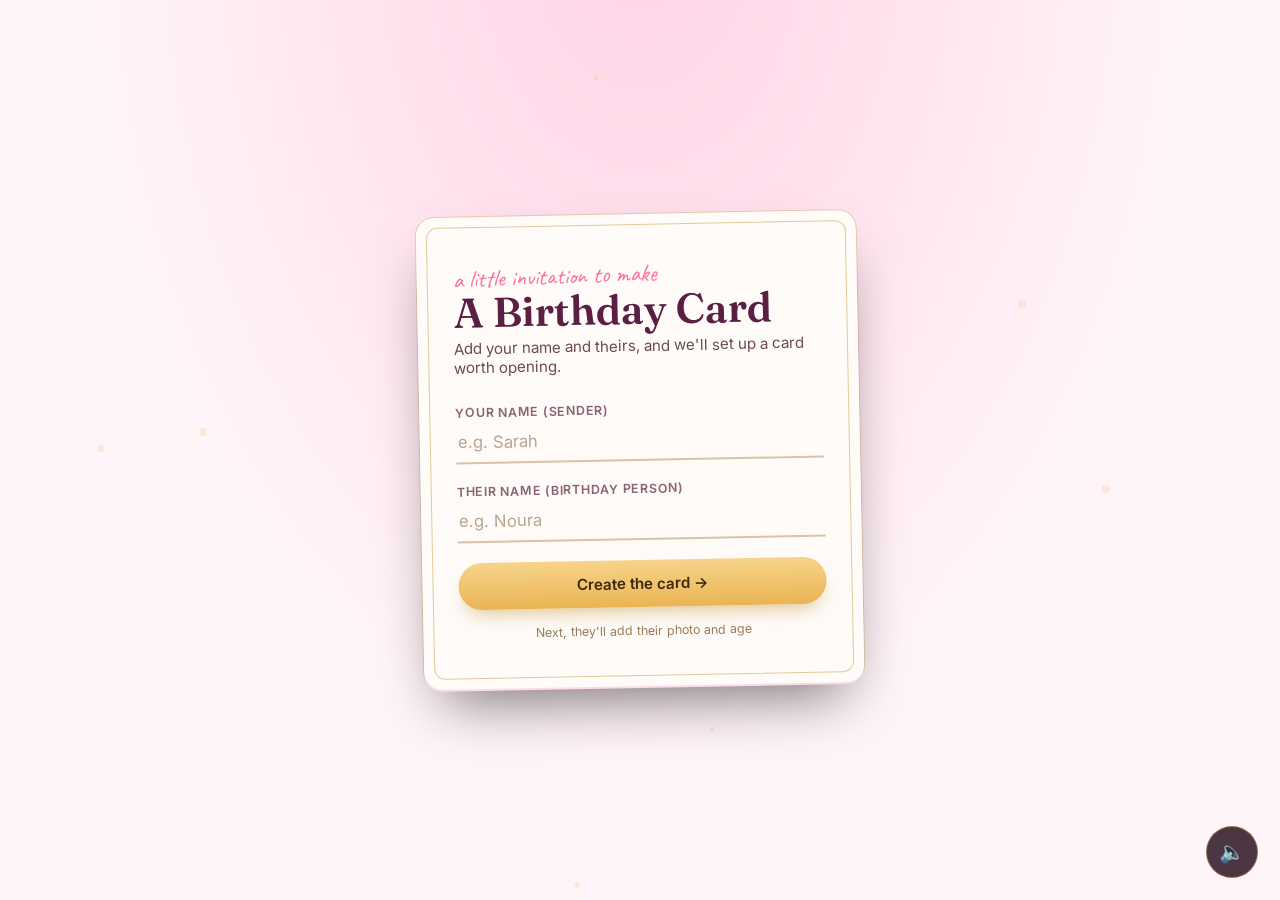
<file: index.html>
<!DOCTYPE html>
<html lang="en" dir="ltr">
<head>
<meta charset="UTF-8">
<meta name="viewport" content="width=device-width, initial-scale=1.0">
<title>Birthday Card — Preview</title>
<link rel="preconnect" href="https://fonts.googleapis.com">
<link rel="preconnect" href="https://fonts.gstatic.com" crossorigin>
<link href="https://fonts.googleapis.com/css2?family=Fraunces:opsz,wght@9..144,500;9..144,600;9..144,700&family=Caveat:wght@600;700&family=Inter:wght@400;500;600&display=swap" rel="stylesheet">
<link rel="stylesheet" href="style.css">
</head>
<body>

  <div class="stage" id="stage">

    <!-- Screen 1: invite form -->
    <div class="screen active" id="screen1">
      <form class="invite" id="inviteForm" autocomplete="off">
        <p class="eyebrow">a little invitation to make</p>
        <h1 class="display">A Birthday Card</h1>
        <p class="sub">Add your name and theirs, and we'll set up a card worth opening.</p>
        <div class="field">
          <label for="sender">Your name (sender)</label>
          <input type="text" id="sender" placeholder="e.g. Sarah" required>
        </div>
        <div class="field">
          <label for="recipient">Their name (birthday person)</label>
          <input type="text" id="recipient" placeholder="e.g. Noura" required>
        </div>
        <button type="submit" class="btn btn-gold">Create the card →</button>
        <p class="hint">Next, they'll add their photo and age</p>
      </form>
    </div>

  </div>

  <button class="music-toggle" id="musicToggle" aria-label="Toggle music">🔈</button>
  <div class="fx-layer" id="fxLayer" aria-hidden="true"></div>

<script src="script.js"></script>
</body>
</html>
</file>
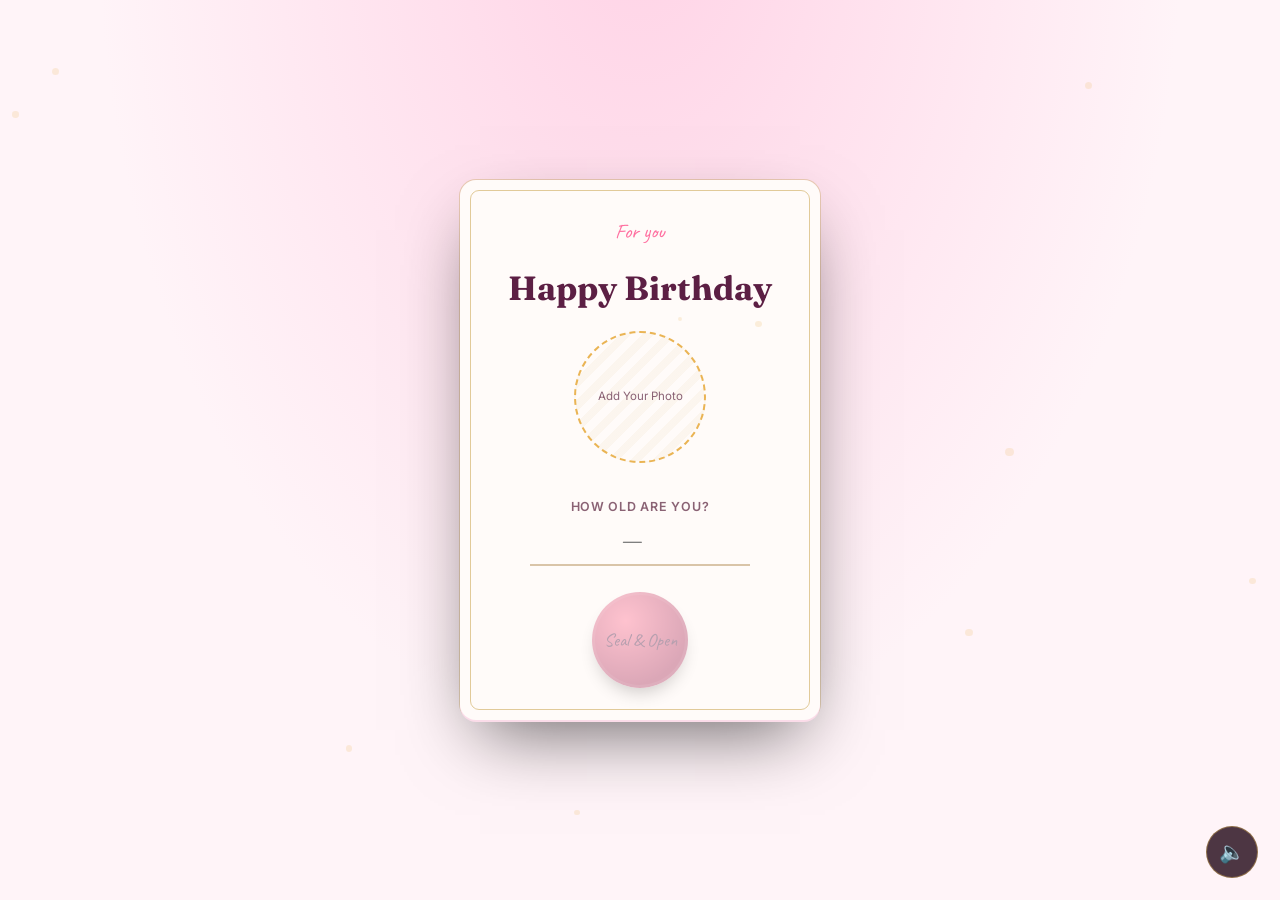
<file: card.html>
<!DOCTYPE html>
<html lang="en" dir="ltr">
<head>
<meta charset="UTF-8">
<meta name="viewport" content="width=device-width, initial-scale=1.0">
<title>Happy Birthday!</title>
<link rel="preconnect" href="https://fonts.googleapis.com">
<link rel="preconnect" href="https://fonts.gstatic.com" crossorigin>
<link href="https://fonts.googleapis.com/css2?family=Fraunces:opsz,wght@9..144,500;9..144,600;9..144,700&family=Caveat:wght@600;700&family=Inter:wght@400;500;600&display=swap" rel="stylesheet">
<link rel="stylesheet" href="style.css">
</head>
<body>

  <div class="stage" id="stage">

    <!-- Screen 2: cover / setup -->
    <div class="screen active" id="screen2">
      <div class="cover" id="cover">
        <p class="for-line" id="forLine">For …</p>
        <h1 id="coverTitle">Happy Birthday</h1>
        <label class="photo-picker" id="photoPicker">
          <span class="picker-label" id="pickerLabel">Add Your Photo</span>
          <input type="file" id="photoInput" accept="image/*">
        </label>
        <div class="age-field">
          <label for="ageInput">How Old Are You?</label>
          <input type="number" id="ageInput" min="1" max="120" placeholder="—">
        </div>
        <button class="seal" id="sealBtn" disabled>Seal &amp; Open</button>
      </div>
    </div>

    <!-- Screen 3: reveal -->
    <div class="screen" id="screen3">
      <div class="reveal" id="reveal">
        <div class="frame-wrap">
          <div class="hat" aria-hidden="true">
          <svg viewBox="0 0 92 100" xmlns="http://www.w3.org/2000/svg">
            <defs>
              <linearGradient id="hatFill" x1="0" y1="1" x2="0" y2="0">
                <stop offset="0%" stop-color="#FF6FA0"/>
                <stop offset="100%" stop-color="#F7D48A"/>
              </linearGradient>
              <pattern id="hatStripes" width="16" height="16" patternTransform="rotate(45)" patternUnits="userSpaceOnUse">
                <rect width="16" height="16" fill="transparent"/>
                <rect width="8" height="16" fill="#FFFFFF" opacity="0.4"/>
              </pattern>
              <radialGradient id="pomGrad" cx="35%" cy="30%" r="70%">
                <stop offset="0%" stop-color="#FFFDF8"/>
                <stop offset="100%" stop-color="#F7D48A"/>
              </radialGradient>
            </defs>
            <path d="M14,92 Q46,76 78,92 L46,6 Z" fill="url(#hatFill)"/>
            <path d="M14,92 Q46,76 78,92 L46,6 Z" fill="url(#hatStripes)"/>
            <ellipse cx="46" cy="92" rx="34" ry="7" fill="#B9792A"/>
            <ellipse cx="46" cy="92" rx="34" ry="7" fill="none" stroke="#FFFBF9" stroke-width="1.5" opacity="0.5"/>
            <circle cx="46" cy="7" r="9" fill="url(#pomGrad)"/>
            <circle cx="43" cy="4" r="2.4" fill="#FFFFFF" opacity="0.8"/>
          </svg>
        </div>
          <div class="photo-frame" id="photoFrame"></div>
        </div>
        <p class="script-line">Happy Birthday</p>
        <h1 id="recipientName">…</h1>
        <div class="age-pill">Turning <span id="ageValue">--</span> today</div>
        <p class="from-line" id="fromLine">From …</p>
      </div>
    </div>

  </div>

  <button class="restart-btn" id="restartBtn" style="display:none;">↺ Restart</button>
  <button class="music-toggle" id="musicToggle" aria-label="Toggle music">🔈</button>
  <div class="fx-layer" id="fxLayer" aria-hidden="true"></div>

<script src="script.js"></script>
</body>
</html>
</file>
<file: style.css>
:root{
  --plum-950:#FFF4F8; --plum-800:#FFE3EF; --plum-700:#FFD3E6;
  --paper:#FFFBF9; --paper-shadow:#FBDCE9;
  --gold:#EAB454; --gold-bright:#F7D48A; --gold-deep:#B9792A;
  --rose:#FF6FA0; --rose-soft:#FFC2D6; --sage:#6FD1CB;
  --ink:#5C1F44; --cream-text:#4A1942;
  --font-display:'Fraunces', Georgia, serif;
  --font-script:'Caveat', cursive;
  --font-body:'Inter', system-ui, sans-serif;
}
*{box-sizing:border-box;}
html,body{margin:0;padding:0;width:100%;min-height:100%;overflow-x:hidden;}
body{font-family:var(--font-body);color:var(--cream-text);
  background:radial-gradient(ellipse at 50% -10%, var(--plum-700) 0%, var(--plum-950) 60%), var(--plum-950);
  min-height:100vh;position:relative;}
.stage{position:relative;min-height:100vh;display:flex;align-items:center;justify-content:center;padding:32px 16px;isolation:isolate;}
.ambient-dot{position:absolute;border-radius:50%;background:var(--gold);opacity:.18;filter:blur(.5px);animation:drift 14s ease-in-out infinite;pointer-events:none;}
@keyframes drift{0%,100%{transform:translateY(0) translateX(0);}50%{transform:translateY(-24px) translateX(10px);}}

.screen{display:none;}
.screen.active{display:flex;justify-content:center;width:100%;}

.invite{position:relative;width:min(440px,92vw);background:var(--paper);color:var(--ink);border-radius:18px;padding:44px 36px 36px;transform:rotate(-1.1deg);
  box-shadow:0 2px 0 var(--paper-shadow),0 30px 60px -20px rgba(0,0,0,.55),0 0 0 1px rgba(201,162,75,.35);z-index:1;}
.invite::before{content:"";position:absolute;inset:10px;border:1px solid rgba(201,162,75,.55);border-radius:11px;pointer-events:none;}
.eyebrow{font-family:var(--font-script);font-size:1.5rem;color:var(--rose);margin:0 0 -6px;transform:rotate(-1deg);}
h1.display{font-family:var(--font-display);font-weight:600;font-size:2.6rem;line-height:1.05;margin:6px 0 4px;color:var(--ink);}
.sub{font-size:.95rem;color:#6b4a58;margin:0 0 28px;}
.field{margin-bottom:20px;}
.field label{display:block;font-size:.78rem;letter-spacing:.06em;text-transform:uppercase;color:#8a6274;margin-bottom:6px;font-weight:600;}
.field input{width:100%;border:none;border-bottom:2px solid #d9c4a8;background:transparent;font-family:var(--font-body);font-size:1.05rem;padding:6px 2px 10px;color:var(--ink);outline:none;transition:border-color .2s ease;}
.field input:focus{border-bottom-color:var(--gold);}
.field input::placeholder{color:#b9a48f;}
.btn{appearance:none;border:none;cursor:pointer;font-family:var(--font-body);font-weight:600;font-size:.95rem;border-radius:999px;padding:14px 26px;display:inline-flex;align-items:center;gap:8px;transition:transform .15s ease, box-shadow .15s ease, opacity .15s ease;}
.btn:active{transform:scale(.97);}
.btn-gold{background:linear-gradient(180deg,var(--gold-bright),var(--gold));color:#3a2a10;box-shadow:0 10px 20px -8px rgba(201,162,75,.7);width:100%;justify-content:center;}
.btn-gold:hover{box-shadow:0 14px 26px -8px rgba(201,162,75,.9);}
.btn-gold:disabled{opacity:.45;cursor:not-allowed;box-shadow:none;}
.hint{text-align:center;font-size:.78rem;color:#9a7d5a;margin-top:16px;}

.cover{position:relative;width:min(360px,88vw);min-height:450px;background:var(--paper);color:var(--ink);border-radius:16px;padding:32px 24px;
  box-shadow:0 2px 0 var(--paper-shadow),0 30px 70px -20px rgba(0,0,0,.6),0 0 0 1px rgba(201,162,75,.35);
  display:flex;flex-direction:column;align-items:center;text-align:center;transition:opacity .5s ease, transform .6s ease;}
.cover::before{content:"";position:absolute;inset:10px;border:1px solid rgba(201,162,75,.55);border-radius:9px;pointer-events:none;}
.cover .for-line{font-family:var(--font-script);font-size:1.3rem;color:var(--rose);margin-top:6px;}
.cover h1{font-family:var(--font-display);font-size:2.1rem;margin:2px 0 22px;}
.photo-picker{width:132px;height:132px;border-radius:50%;border:2px dashed var(--gold);display:flex;align-items:center;justify-content:center;cursor:pointer;
  background:repeating-linear-gradient(135deg, rgba(201,162,75,.06) 0 8px, transparent 8px 16px);overflow:hidden;position:relative;margin-bottom:20px;flex-shrink:0;}
.photo-picker img{width:100%;height:100%;object-fit:cover;}
.photo-picker .picker-label{font-size:.72rem;color:#8a6274;padding:0 14px;line-height:1.3;}
.photo-picker input[type=file]{position:absolute;inset:0;opacity:0;cursor:pointer;}
.age-field{width:100%;max-width:220px;margin-bottom:26px;margin-top:16px;}
.age-field label{display:block;font-size:.78rem;text-transform:uppercase;letter-spacing:.06em;color:#8a6274;margin-bottom:6px;font-weight:600;}
.age-field input{width:100%;text-align:center;border:none;border-bottom:2px solid #d9c4a8;background:transparent;font-family:var(--font-display);font-size:1.6rem;padding:4px 2px 8px;color:var(--ink);outline:none;}
.age-field input:focus{border-bottom-color:var(--gold);}
.seal{width:96px;height:96px;border-radius:50%;border:none;cursor:pointer;background:radial-gradient(circle at 35% 30%, #FF6F91, #A82C57 70%);color:var(--cream-text);
  font-family:var(--font-script);font-size:1.15rem;box-shadow:0 10px 18px -6px rgba(0,0,0,.5), inset 0 0 0 3px rgba(255,255,255,.08);
  transition:transform .2s ease, opacity .2s ease;position:relative;}
.seal:disabled{opacity:.4;cursor:not-allowed;}
.seal:not(:disabled):active{transform:scale(.92);}
.seal.cracking{animation:crack .5s ease forwards;}
@keyframes crack{0%{transform:scale(1);}40%{transform:scale(1.08) rotate(-3deg);}100%{transform:scale(0) rotate(8deg);opacity:0;}}
.cover.opening{animation:cover-open .7s cubic-bezier(.6,0,.4,1) forwards;}
@keyframes cover-open{0%{transform:scale(1) rotate(0);opacity:1;}60%{transform:scale(1.03) rotate(-1deg);opacity:1;}100%{transform:scale(1.15) rotate(2deg);opacity:0;}}

.reveal{position:relative;width:min(480px,94vw);text-align:center;opacity:0;transform:translateY(18px);margin-top:20px;}
.reveal.show{animation:reveal-in .8s cubic-bezier(.2,.8,.3,1) forwards;}
@keyframes reveal-in{to{opacity:1;transform:translateY(0);}}
.frame-wrap{position:relative;width:180px;height:180px;margin:0 auto 18px;}
.photo-frame{width:180px;height:180px;border-radius:50%;background-size:cover;background-position:center;background-color:var(--plum-700);border:4px solid var(--gold);box-shadow:0 16px 34px -12px rgba(0,0,0,.6);}
.hat{position:absolute;top:-72px;left:50%;width:92px;height:100px;transform:translateX(-85%) rotate(-32deg);filter:drop-shadow(0 8px 10px rgba(92,31,68,.25));}
.hat svg{width:100%;height:100%;display:block;}
.script-line{font-family:var(--font-script);font-size:2rem;color:var(--rose);margin:0;}
.reveal h1{font-family:var(--font-display);font-size:3.2rem;margin:0 0 14px;color:var(--cream-text);line-height:1.05;}
.age-pill{display:inline-flex;align-items:center;gap:6px;background:rgba(234,180,84,.18);border:1px solid rgba(234,180,84,.55);color:var(--gold-deep);font-weight:600;font-size:1rem;padding:10px 20px;border-radius:999px;margin-bottom:22px;}
.from-line{font-family:var(--font-script);font-size:1.7rem;color:var(--gold-deep);margin-top:6px;}


.music-toggle{position:fixed;bottom:22px;right:22px;width:52px;height:52px;border-radius:50%;border:1px solid rgba(201,162,75,.5);background:rgba(46,21,36,.85);color:var(--gold-bright);font-size:1.3rem;cursor:pointer;z-index:50;display:flex;align-items:center;justify-content:center;backdrop-filter:blur(4px);}
.restart-btn{position:fixed;bottom:22px;left:22px;border:1px solid rgba(201,162,75,.5);background:rgba(46,21,36,.85);color:var(--gold-bright);font-size:.8rem;padding:10px 16px;border-radius:999px;cursor:pointer;z-index:50;font-family:var(--font-body);}

.fx-layer{position:fixed;inset:0;pointer-events:none;overflow:hidden;z-index:5;}
.fx{position:absolute;will-change:transform, opacity;}
.fx-confetti{animation:confettiFall ease-out forwards;}
@keyframes rise{0%{transform:translateY(0) translateX(0) rotate(0deg);opacity:0;}8%{opacity:1;}100%{transform:translateY(-115vh) translateX(var(--drift,20px)) rotate(var(--rot,6deg));opacity:0;}}

@media (max-width:420px){h1.display{font-size:2.1rem;} .reveal h1{font-size:2.2rem;}}
@media (prefers-reduced-motion: reduce){*,*::before,*::after{animation-duration:.001ms !important;animation-iteration-count:1 !important;transition-duration:.001ms !important;}}
</file>
